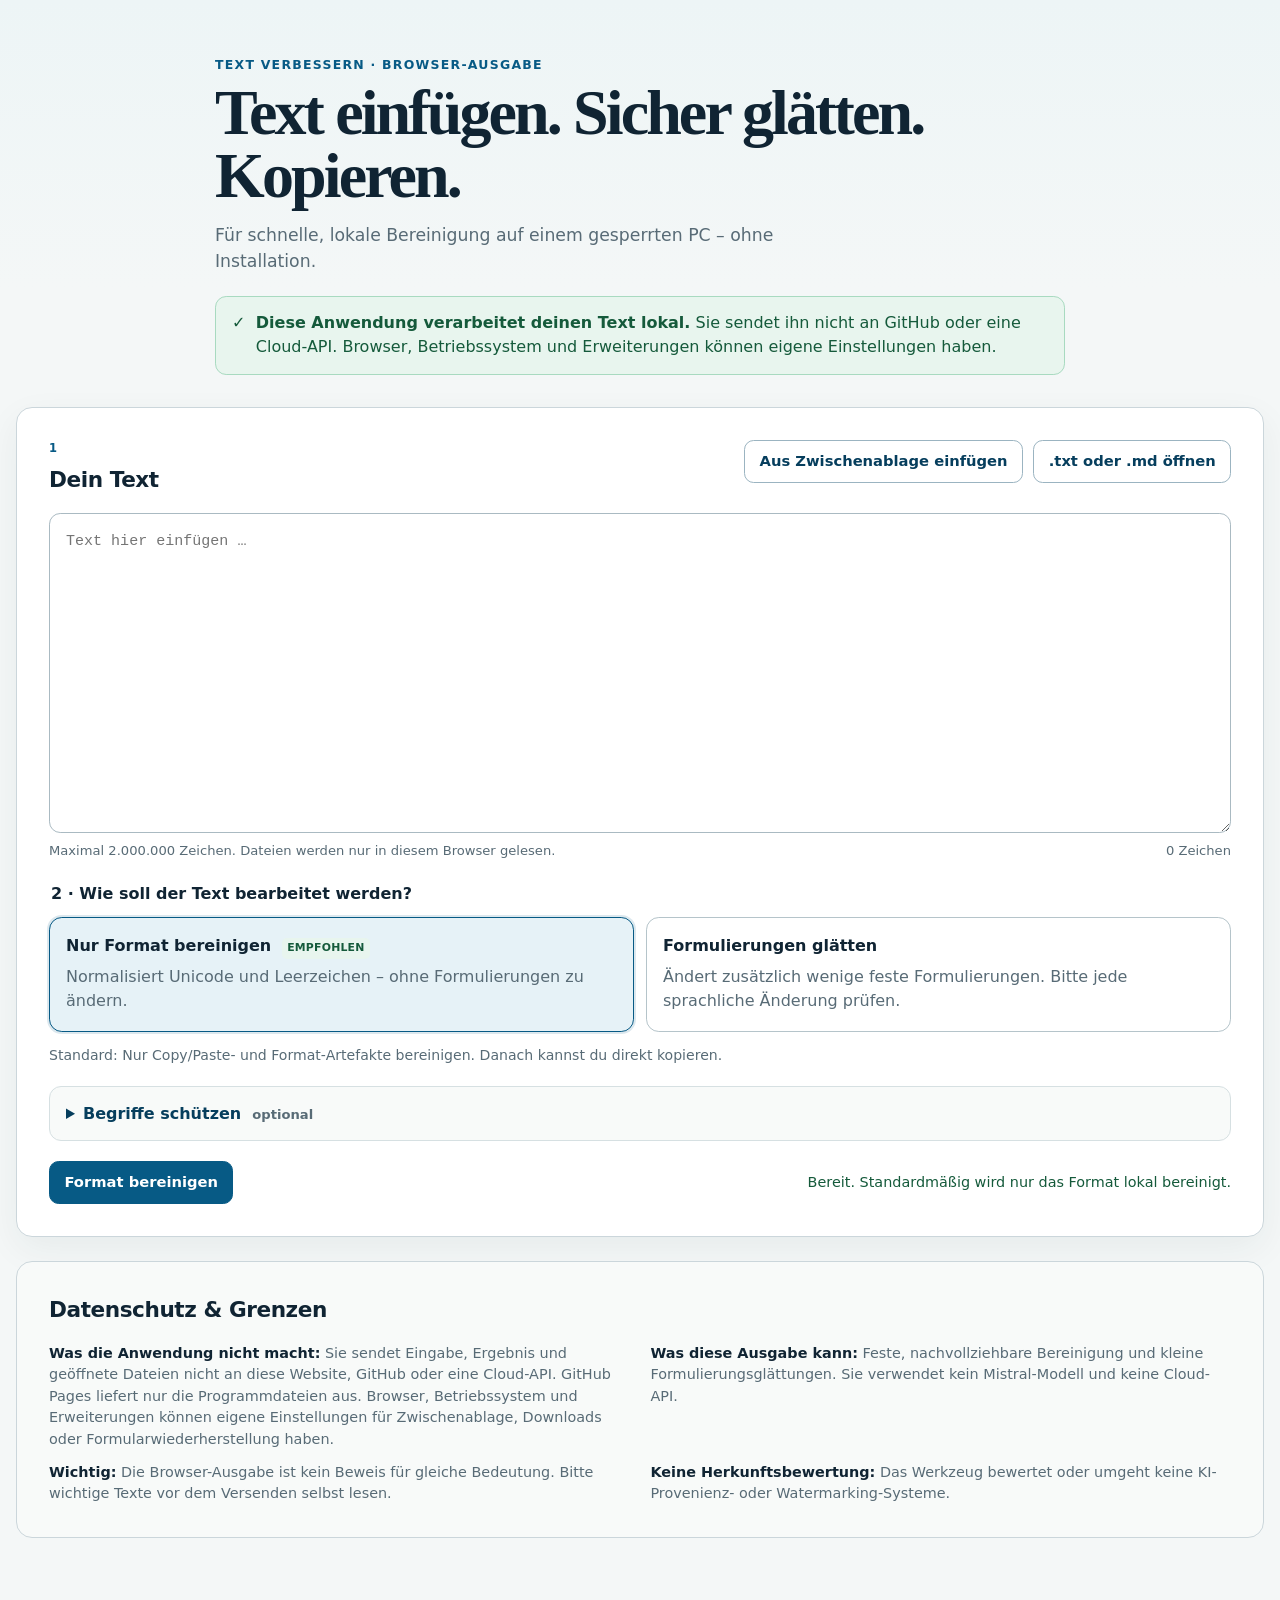
<file: web/index.html>
<!doctype html>
<html lang="de">
  <head>
    <meta charset="utf-8">
    <meta name="viewport" content="width=device-width, initial-scale=1">
    <meta name="theme-color" content="#12324a">
    <meta name="referrer" content="no-referrer">
    <meta http-equiv="Permissions-Policy" content="camera=(), microphone=(), geolocation=(), payment=(), usb=()">
    <meta http-equiv="Content-Security-Policy" content="default-src 'self'; script-src 'self'; style-src 'self'; img-src 'self' data:; font-src 'self'; connect-src 'none'; worker-src 'none'; object-src 'none'; base-uri 'none'; form-action 'none'">
    <title>Text verbessern – Browser-Ausgabe</title>
    <link rel="stylesheet" href="./styles.css">
    <script type="module" src="./app.js"></script>
  </head>
  <body>
    <main class="page-shell">
      <header class="hero">
        <p class="eyebrow">TEXT VERBESSERN · BROWSER-AUSGABE</p>
        <h1>Text einfügen. Sicher glätten. Kopieren.</h1>
        <p class="hero-copy">Für schnelle, lokale Bereinigung auf einem gesperrten PC – ohne Installation.</p>
        <div class="privacy-banner" role="status">
          <span aria-hidden="true">✓</span>
          <span><strong>Diese Anwendung verarbeitet deinen Text lokal.</strong> Sie sendet ihn nicht an GitHub oder eine Cloud-API. Browser, Betriebssystem und Erweiterungen können eigene Einstellungen haben.</span>
        </div>
      </header>

      <noscript>
        <p class="error-message">Diese lokale Ausgabe benötigt JavaScript. Bitte JavaScript für diese Datei aktivieren oder die Desktop-Ausgabe verwenden.</p>
      </noscript>

      <section class="workspace" aria-labelledby="input-heading">
        <div class="section-heading">
          <div>
            <p class="step">1</p>
            <h2 id="input-heading">Dein Text</h2>
          </div>
          <div class="header-actions">
            <button class="button button-secondary" id="paste-button" type="button">Aus Zwischenablage einfügen</button>
            <button class="button button-secondary" id="file-button" type="button" aria-describedby="input-help">.txt oder .md öffnen</button>
            <input class="visually-hidden" id="file-input" type="file" accept=".txt,.md,text/plain,text/markdown">
          </div>
        </div>

        <label class="visually-hidden" for="source-text">Text zum Verbessern</label>
        <textarea id="source-text" class="text-field input-field" placeholder="Text hier einfügen …" spellcheck="false" autocomplete="off" aria-describedby="input-help character-count"></textarea>
        <div class="input-footer">
          <p id="input-help">Maximal 2.000.000 Zeichen. Dateien werden nur in diesem Browser gelesen.</p>
          <p id="character-count" aria-live="polite">0 Zeichen</p>
        </div>

        <fieldset class="mode-picker">
          <legend>2 · Wie soll der Text bearbeitet werden?</legend>
          <div class="mode-grid">
            <label class="mode-option">
              <input type="radio" name="mode" value="safe" checked>
              <span class="mode-card">
                <strong>Nur Format bereinigen <span class="recommended">Empfohlen</span></strong>
                <span>Normalisiert Unicode und Leerzeichen – ohne Formulierungen zu ändern.</span>
              </span>
            </label>
            <label class="mode-option">
              <input type="radio" name="mode" value="fast">
              <span class="mode-card">
                <strong>Formulierungen glätten</strong>
                <span>Ändert zusätzlich wenige feste Formulierungen. Bitte jede sprachliche Änderung prüfen.</span>
              </span>
            </label>
          </div>
          <p class="mode-help" id="mode-help">Standard: Nur Copy/Paste- und Format-Artefakte bereinigen. Danach kannst du direkt kopieren.</p>
        </fieldset>

        <details class="protect-details">
          <summary>Begriffe schützen <span>optional</span></summary>
          <p>Ein exakter Begriff pro Zeile, z.&nbsp;B. ein Projekt- oder Produktname. Fehlt ein Begriff im Ausgangstext, wird nichts verändert.</p>
          <label class="visually-hidden" for="protected-terms">Geschützte Begriffe</label>
          <textarea id="protected-terms" class="protect-input" rows="4" placeholder="Project Aurora&#10;Kontenabstimmung" spellcheck="false" autocomplete="off"></textarea>
        </details>

        <div class="primary-row">
          <button class="button button-primary" id="transform-button" type="button">Format bereinigen</button>
          <p class="status state-ready" id="status-message" role="status" aria-live="polite">Bereit. Standardmäßig wird nur das Format lokal bereinigt.</p>
        </div>
        <p class="error-message" id="error-message" role="alert" hidden></p>
      </section>

      <section class="result-section" id="result-section" aria-labelledby="result-heading" hidden>
        <div class="section-heading result-heading">
          <div>
            <p class="step">3</p>
            <h2 id="result-heading" tabindex="-1">Fertiger Text</h2>
          </div>
          <div class="header-actions">
            <button class="button button-secondary" id="copy-button" type="button" disabled>Ergebnis kopieren</button>
            <button class="button button-secondary" id="save-button" type="button">.txt speichern</button>
            <button class="button button-quiet" id="clear-button" type="button">Leeren</button>
          </div>
        </div>

        <div class="review-confirmation" id="review-confirmation" hidden>
          <input id="review-checkbox" type="checkbox" autocomplete="off">
          <label for="review-checkbox">Ich habe die sprachlichen Änderungen geprüft und gebe das Ergebnis zum Kopieren frei.</label>
        </div>

        <div class="comparison-grid">
          <article class="text-panel original-panel">
            <div class="panel-label"><span>Original</span><span id="before-stats"></span></div>
            <label class="visually-hidden" id="original-preview-label" for="original-preview">Originaltext</label>
            <textarea id="original-preview" class="text-field result-field" aria-labelledby="original-preview-label" readonly spellcheck="false"></textarea>
          </article>
          <article class="text-panel finished-panel">
            <div class="panel-label"><span>Bereinigte Fassung</span><span id="after-stats"></span></div>
            <label class="visually-hidden" id="result-text-label" for="result-text">Bereinigte Fassung</label>
            <textarea id="result-text" class="text-field result-field" aria-labelledby="result-text-label" readonly spellcheck="false"></textarea>
          </article>
        </div>

        <details class="review-details" id="review-details">
          <summary>Änderungen und lokale Prüfung ansehen</summary>
          <div class="review-grid">
            <section>
              <h3>Änderungen</h3>
              <ul class="detail-list" id="change-list"></ul>
            </section>
            <section>
              <h3>Ungewöhnliche Zeichen</h3>
              <div id="character-findings" class="finding-list"></div>
            </section>
          </div>
          <div class="audit-row">
            <p>Die Prüfbericht-Zusammenfassung enthält nur Hashes, Statistiken und Änderungen – keinen eingegebenen oder fertigen Text. Hashwerte vertraulicher Texte bitte nicht weitergeben.</p>
            <button class="button button-secondary" id="audit-button" type="button">Prüfbericht speichern</button>
          </div>
        </details>
      </section>

      <section class="limits" id="privacy" aria-labelledby="limits-heading">
        <h2 id="limits-heading">Datenschutz &amp; Grenzen</h2>
        <div class="limits-grid">
          <p><strong>Was die Anwendung nicht macht:</strong> Sie sendet Eingabe, Ergebnis und geöffnete Dateien nicht an diese Website, GitHub oder eine Cloud-API. GitHub Pages liefert nur die Programmdateien aus. Browser, Betriebssystem und Erweiterungen können eigene Einstellungen für Zwischenablage, Downloads oder Formularwiederherstellung haben.</p>
          <p><strong>Was diese Ausgabe kann:</strong> Feste, nachvollziehbare Bereinigung und kleine Formulierungsglättungen. Sie verwendet kein Mistral-Modell und keine Cloud-API.</p>
          <p><strong>Wichtig:</strong> Die Browser-Ausgabe ist kein Beweis für gleiche Bedeutung. Bitte wichtige Texte vor dem Versenden selbst lesen.</p>
          <p><strong>Keine Herkunftsbewertung:</strong> Das Werkzeug bewertet oder umgeht keine KI-Provenienz- oder Watermarking-Systeme.</p>
        </div>
      </section>
    </main>
  </body>
</html>
</file>
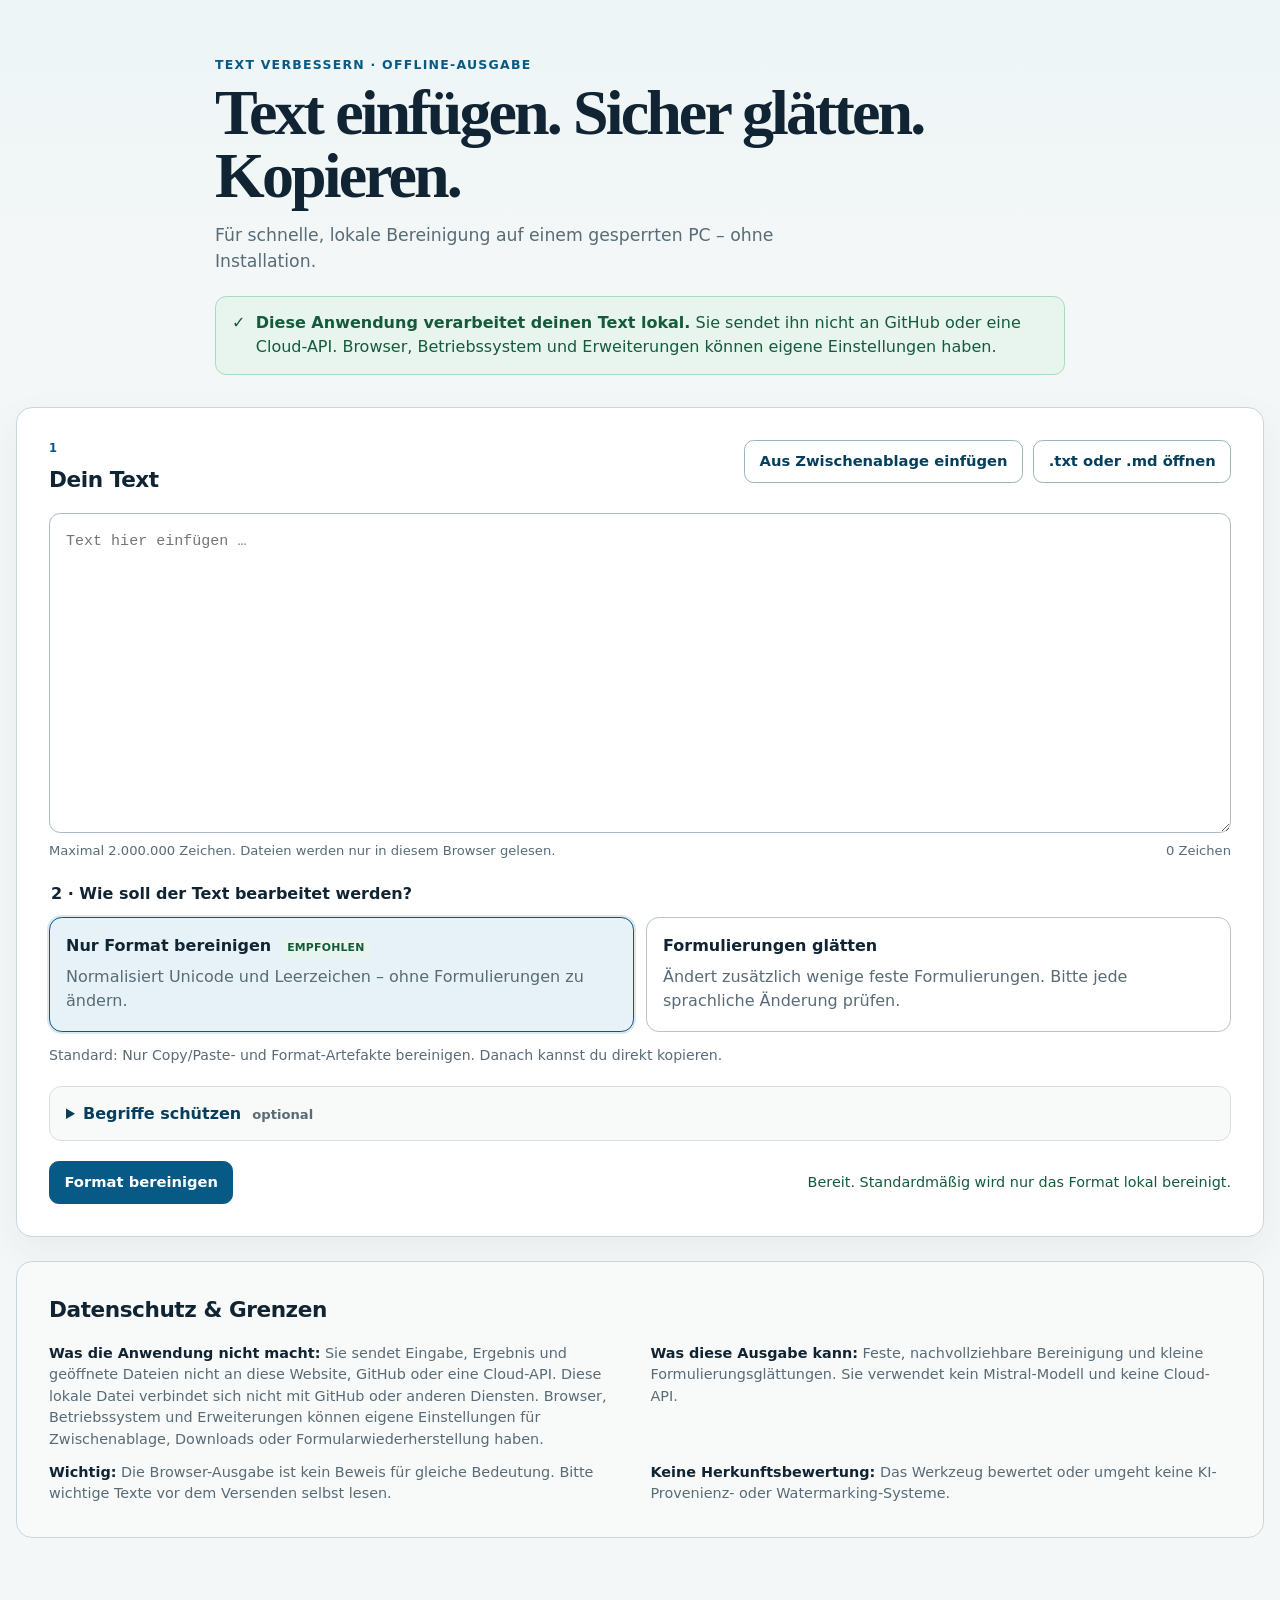
<file: web/TextVerbessern-Browser.html>
<!doctype html>
<html lang="de">
  <head>
    <meta charset="utf-8">
    <meta name="viewport" content="width=device-width, initial-scale=1">
    <meta name="theme-color" content="#12324a">
    <meta name="referrer" content="no-referrer">
    <meta http-equiv="Permissions-Policy" content="camera=(), microphone=(), geolocation=(), payment=(), usb=()">
    <meta http-equiv="Content-Security-Policy" content="default-src 'self'; script-src 'self' 'unsafe-inline'; style-src 'self' 'unsafe-inline'; img-src 'self' data:; font-src 'self'; connect-src 'none'; worker-src 'none'; object-src 'none'; base-uri 'none'; form-action 'none'">
    <title>Text verbessern – Offline-Ausgabe</title>
    <style>
:root {
  color-scheme: light;
  --ink: #102433;
  --muted: #586b76;
  --line: #cbd6db;
  --paper: #ffffff;
  --canvas: #f4f7f7;
  --blue: #075a85;
  --blue-dark: #063e5d;
  --blue-soft: #e6f2f7;
  --mint: #e8f5ee;
  --mint-ink: #155a3b;
  --warn: #8c4700;
  --warn-bg: #fff1dd;
  --focus: #e07a15;
  font-family: Inter, ui-sans-serif, system-ui, -apple-system, BlinkMacSystemFont, "Segoe UI", sans-serif;
}

* { box-sizing: border-box; }

html { background: var(--canvas); }

body {
  margin: 0;
  color: var(--ink);
  background: linear-gradient(180deg, #edf5f6 0, var(--canvas) 18rem);
  line-height: 1.5;
}

button, textarea, input { font: inherit; }

button { cursor: pointer; }

button:focus-visible, textarea:focus-visible, input:focus-visible, summary:focus-visible {
  outline: 3px solid var(--focus);
  outline-offset: 3px;
}

.page-shell {
  width: min(100% - 2rem, 1280px);
  margin: 0 auto;
  padding: 3.5rem 0 5rem;
}

.hero { max-width: 850px; margin: 0 auto 2rem; }

.eyebrow, .step {
  margin: 0 0 .45rem;
  color: var(--blue);
  font-size: .78rem;
  font-weight: 800;
  letter-spacing: .1em;
}

.step { font-size: .72rem; }

h1, h2, h3, p { overflow-wrap: anywhere; }

h1 {
  max-width: 760px;
  margin: 0;
  font-family: Georgia, "Times New Roman", serif;
  font-size: clamp(2.2rem, 5vw, 4.25rem);
  letter-spacing: -.045em;
  line-height: .98;
}

h2 { margin: 0; font-size: 1.35rem; letter-spacing: -.02em; }
h3 { margin: 0 0 .6rem; font-size: 1rem; }

.hero-copy { max-width: 590px; margin: 1rem 0 1.3rem; color: var(--muted); font-size: 1.08rem; }

.privacy-banner {
  display: flex;
  gap: .65rem;
  align-items: flex-start;
  padding: .9rem 1rem;
  color: var(--mint-ink);
  background: var(--mint);
  border: 1px solid #a8dac0;
  border-radius: .7rem;
}

.privacy-banner > span:first-child { font-weight: 900; }

.workspace, .result-section, .limits {
  padding: clamp(1.15rem, 3vw, 2rem);
  background: var(--paper);
  border: 1px solid var(--line);
  border-radius: 1rem;
  box-shadow: 0 12px 36px rgb(21 43 55 / 6%);
}

.workspace, .result-section { margin-bottom: 1.25rem; }

.section-heading {
  display: flex;
  gap: 1rem;
  align-items: flex-start;
  justify-content: space-between;
  margin-bottom: 1rem;
}

.header-actions, .primary-row, .audit-row {
  display: flex;
  gap: .65rem;
  align-items: center;
  flex-wrap: wrap;
}

.button {
  display: inline-flex;
  min-height: 2.7rem;
  align-items: center;
  justify-content: center;
  padding: .65rem .9rem;
  border: 1px solid transparent;
  border-radius: .6rem;
  font-size: .92rem;
  font-weight: 700;
  line-height: 1.1;
  text-decoration: none;
  transition: background-color .15s ease, border-color .15s ease, transform .15s ease;
}

.button:hover { transform: translateY(-1px); }
.button:disabled { cursor: not-allowed; opacity: .55; transform: none; }

.button-primary { color: #fff; background: var(--blue); border-color: var(--blue); }
.button-primary:hover { background: var(--blue-dark); }
.button-secondary { color: var(--blue-dark); background: #fff; border-color: #9bb4c1; }
.button-secondary:hover { background: var(--blue-soft); }
.button-quiet { color: var(--muted); background: transparent; border-color: transparent; }
.button-quiet:hover { color: var(--ink); background: #eef2f3; }

.text-field {
  display: block;
  width: 100%;
  resize: vertical;
  color: var(--ink);
  background: #fff;
  border: 1px solid #aabac2;
  border-radius: .7rem;
  font-family: ui-monospace, SFMono-Regular, Consolas, "Liberation Mono", monospace;
  font-size: .94rem;
  line-height: 1.55;
}

.input-field { min-height: 20rem; padding: 1rem; }
.result-field { min-height: 22rem; padding: .9rem; }
.result-field[readonly] { background: #fbfcfc; }

.input-footer {
  display: flex;
  justify-content: space-between;
  gap: 1rem;
  margin: .55rem 0 1.3rem;
  color: var(--muted);
  font-size: .82rem;
}

.input-footer p { margin: 0; }

.mode-picker {
  margin: 0;
  padding: 0;
  border: 0;
}

.mode-picker legend { margin-bottom: .7rem; font-weight: 800; }

.mode-grid { display: grid; grid-template-columns: repeat(2, minmax(0, 1fr)); gap: .75rem; }
.mode-option input { position: absolute; opacity: 0; pointer-events: none; }

.mode-card {
  display: grid;
  gap: .25rem;
  min-height: 7.2rem;
  padding: 1rem;
  color: var(--muted);
  background: #fff;
  border: 1px solid #b5c4ca;
  border-radius: .8rem;
  transition: border-color .15s ease, background-color .15s ease, box-shadow .15s ease;
}

.mode-card strong { color: var(--ink); }
.mode-option input:checked + .mode-card { background: var(--blue-soft); border-color: var(--blue); box-shadow: 0 0 0 2px rgb(7 90 133 / 14%); }
.mode-option input:focus-visible + .mode-card { outline: 3px solid var(--focus); outline-offset: 3px; }

.recommended {
  display: inline-block;
  margin-left: .3rem;
  padding: .15rem .35rem;
  color: var(--mint-ink);
  background: var(--mint);
  border-radius: .3rem;
  font-size: .68rem;
  letter-spacing: .02em;
  text-transform: uppercase;
}

.mode-help {
  margin: .8rem 0 0;
  color: var(--muted);
  font-size: .88rem;
}

.protect-details, .review-details {
  margin-top: 1.25rem;
  padding: .9rem 1rem;
  background: #f8faf9;
  border: 1px solid #d6e0e2;
  border-radius: .75rem;
}

summary { cursor: pointer; color: var(--blue-dark); font-weight: 800; }
summary span { margin-left: .35rem; color: var(--muted); font-size: .82rem; font-weight: 600; }

.protect-details p { margin: .75rem 0; color: var(--muted); font-size: .9rem; }
.protect-input { width: 100%; padding: .7rem; border: 1px solid #aabac2; border-radius: .55rem; resize: vertical; }

.primary-row { justify-content: space-between; margin-top: 1.25rem; }
.status { margin: 0; color: var(--muted); font-size: .9rem; }
.state-ready { color: var(--mint-ink); }
.state-working { color: var(--blue-dark); }
.state-error { color: #a53a00; }
.error-message { margin: .85rem 0 0; padding: .75rem .85rem; color: #7a3200; background: var(--warn-bg); border: 1px solid #e7b170; border-radius: .6rem; }

.comparison-grid { display: grid; grid-template-columns: repeat(2, minmax(0, 1fr)); gap: 1rem; }
.text-panel { min-width: 0; }
.panel-label { display: flex; justify-content: space-between; gap: .7rem; margin-bottom: .45rem; font-size: .85rem; font-weight: 800; }
.panel-label span:last-child { color: var(--muted); font-weight: 500; }
.finished-panel .panel-label span:first-child { color: var(--mint-ink); }

.review-confirmation {
  display: flex;
  gap: .65rem;
  align-items: flex-start;
  margin: 0 0 1rem;
  padding: .8rem .9rem;
  color: var(--blue-dark);
  background: var(--blue-soft);
  border: 1px solid #9bb4c1;
  border-radius: .65rem;
  font-size: .9rem;
  font-weight: 700;
}

.review-confirmation input { margin-top: .2rem; flex: 0 0 auto; }

.review-grid { display: grid; grid-template-columns: minmax(0, 1fr) minmax(0, 1.4fr); gap: 1.5rem; padding-top: 1rem; }
.detail-list, .finding-list { margin: 0; padding: 0; list-style: none; }
.detail-list li, .finding-item { margin-bottom: .55rem; padding: .65rem .7rem; background: #fff; border: 1px solid #dce5e7; border-radius: .5rem; font-size: .87rem; }
.finding-item strong { color: var(--blue-dark); }
.finding-item span { display: block; margin-top: .15rem; color: var(--muted); font-size: .8rem; }
.empty-note { margin: 0; color: var(--muted); font-size: .9rem; }

.audit-row { justify-content: space-between; margin-top: 1rem; padding-top: 1rem; border-top: 1px solid #d6e0e2; }
.audit-row p { max-width: 670px; margin: 0; color: var(--muted); font-size: .84rem; }

.limits { margin-top: 1.5rem; background: #f8faf9; box-shadow: none; }
.limits h2 { margin-bottom: 1rem; }
.limits-grid { display: grid; grid-template-columns: repeat(2, minmax(0, 1fr)); gap: .7rem 1.3rem; }
.limits-grid p { margin: 0; color: var(--muted); font-size: .9rem; }
.limits-grid strong { color: var(--ink); }

.visually-hidden {
  position: absolute;
  width: 1px;
  height: 1px;
  padding: 0;
  margin: -1px;
  overflow: hidden;
  clip: rect(0, 0, 0, 0);
  white-space: nowrap;
  border: 0;
}

@media (max-width: 760px) {
  .page-shell { width: min(100% - 1rem, 1280px); padding-top: 1.4rem; }
  .section-heading, .primary-row, .audit-row { align-items: stretch; flex-direction: column; }
  .header-actions { width: 100%; }
  .header-actions .button { flex: 1 1 12rem; }
  .mode-grid, .comparison-grid, .review-grid, .limits-grid { grid-template-columns: 1fr; }
  .input-field { min-height: 17rem; }
  .result-field { min-height: 16rem; }
}

@media (prefers-reduced-motion: reduce) {
  *, *::before, *::after { transition-duration: .01ms !important; scroll-behavior: auto !important; }
}
    </style>
  </head>
  <body>
    <main class="page-shell">
      <header class="hero">
        <p class="eyebrow">TEXT VERBESSERN · OFFLINE-AUSGABE</p>
        <h1>Text einfügen. Sicher glätten. Kopieren.</h1>
        <p class="hero-copy">Für schnelle, lokale Bereinigung auf einem gesperrten PC – ohne Installation.</p>
        <div class="privacy-banner" role="status">
          <span aria-hidden="true">✓</span>
          <span><strong>Diese Anwendung verarbeitet deinen Text lokal.</strong> Sie sendet ihn nicht an GitHub oder eine Cloud-API. Browser, Betriebssystem und Erweiterungen können eigene Einstellungen haben.</span>
        </div>
      </header>

      <noscript>
        <p class="error-message">Diese lokale Ausgabe benötigt JavaScript. Bitte JavaScript für diese Datei aktivieren oder die Desktop-Ausgabe verwenden.</p>
      </noscript>

      <section class="workspace" aria-labelledby="input-heading">
        <div class="section-heading">
          <div>
            <p class="step">1</p>
            <h2 id="input-heading">Dein Text</h2>
          </div>
          <div class="header-actions">
            <button class="button button-secondary" id="paste-button" type="button">Aus Zwischenablage einfügen</button>
            <button class="button button-secondary" id="file-button" type="button" aria-describedby="input-help">.txt oder .md öffnen</button>
            <input class="visually-hidden" id="file-input" type="file" accept=".txt,.md,text/plain,text/markdown">
          </div>
        </div>

        <label class="visually-hidden" for="source-text">Text zum Verbessern</label>
        <textarea id="source-text" class="text-field input-field" placeholder="Text hier einfügen …" spellcheck="false" autocomplete="off" aria-describedby="input-help character-count"></textarea>
        <div class="input-footer">
          <p id="input-help">Maximal 2.000.000 Zeichen. Dateien werden nur in diesem Browser gelesen.</p>
          <p id="character-count" aria-live="polite">0 Zeichen</p>
        </div>

        <fieldset class="mode-picker">
          <legend>2 · Wie soll der Text bearbeitet werden?</legend>
          <div class="mode-grid">
            <label class="mode-option">
              <input type="radio" name="mode" value="safe" checked>
              <span class="mode-card">
                <strong>Nur Format bereinigen <span class="recommended">Empfohlen</span></strong>
                <span>Normalisiert Unicode und Leerzeichen – ohne Formulierungen zu ändern.</span>
              </span>
            </label>
            <label class="mode-option">
              <input type="radio" name="mode" value="fast">
              <span class="mode-card">
                <strong>Formulierungen glätten</strong>
                <span>Ändert zusätzlich wenige feste Formulierungen. Bitte jede sprachliche Änderung prüfen.</span>
              </span>
            </label>
          </div>
          <p class="mode-help" id="mode-help">Standard: Nur Copy/Paste- und Format-Artefakte bereinigen. Danach kannst du direkt kopieren.</p>
        </fieldset>

        <details class="protect-details">
          <summary>Begriffe schützen <span>optional</span></summary>
          <p>Ein exakter Begriff pro Zeile, z.&nbsp;B. ein Projekt- oder Produktname. Fehlt ein Begriff im Ausgangstext, wird nichts verändert.</p>
          <label class="visually-hidden" for="protected-terms">Geschützte Begriffe</label>
          <textarea id="protected-terms" class="protect-input" rows="4" placeholder="Project Aurora&#10;Kontenabstimmung" spellcheck="false" autocomplete="off"></textarea>
        </details>

        <div class="primary-row">
          <button class="button button-primary" id="transform-button" type="button">Format bereinigen</button>
          <p class="status state-ready" id="status-message" role="status" aria-live="polite">Bereit. Standardmäßig wird nur das Format lokal bereinigt.</p>
        </div>
        <p class="error-message" id="error-message" role="alert" hidden></p>
      </section>

      <section class="result-section" id="result-section" aria-labelledby="result-heading" hidden>
        <div class="section-heading result-heading">
          <div>
            <p class="step">3</p>
            <h2 id="result-heading" tabindex="-1">Fertiger Text</h2>
          </div>
          <div class="header-actions">
            <button class="button button-secondary" id="copy-button" type="button" disabled>Ergebnis kopieren</button>
            <button class="button button-secondary" id="save-button" type="button">.txt speichern</button>
            <button class="button button-quiet" id="clear-button" type="button">Leeren</button>
          </div>
        </div>

        <div class="review-confirmation" id="review-confirmation" hidden>
          <input id="review-checkbox" type="checkbox" autocomplete="off">
          <label for="review-checkbox">Ich habe die sprachlichen Änderungen geprüft und gebe das Ergebnis zum Kopieren frei.</label>
        </div>

        <div class="comparison-grid">
          <article class="text-panel original-panel">
            <div class="panel-label"><span>Original</span><span id="before-stats"></span></div>
            <label class="visually-hidden" id="original-preview-label" for="original-preview">Originaltext</label>
            <textarea id="original-preview" class="text-field result-field" aria-labelledby="original-preview-label" readonly spellcheck="false"></textarea>
          </article>
          <article class="text-panel finished-panel">
            <div class="panel-label"><span>Bereinigte Fassung</span><span id="after-stats"></span></div>
            <label class="visually-hidden" id="result-text-label" for="result-text">Bereinigte Fassung</label>
            <textarea id="result-text" class="text-field result-field" aria-labelledby="result-text-label" readonly spellcheck="false"></textarea>
          </article>
        </div>

        <details class="review-details" id="review-details">
          <summary>Änderungen und lokale Prüfung ansehen</summary>
          <div class="review-grid">
            <section>
              <h3>Änderungen</h3>
              <ul class="detail-list" id="change-list"></ul>
            </section>
            <section>
              <h3>Ungewöhnliche Zeichen</h3>
              <div id="character-findings" class="finding-list"></div>
            </section>
          </div>
          <div class="audit-row">
            <p>Die Prüfbericht-Zusammenfassung enthält nur Hashes, Statistiken und Änderungen – keinen eingegebenen oder fertigen Text. Hashwerte vertraulicher Texte bitte nicht weitergeben.</p>
            <button class="button button-secondary" id="audit-button" type="button">Prüfbericht speichern</button>
          </div>
        </details>
      </section>

      <section class="limits" id="privacy" aria-labelledby="limits-heading">
        <h2 id="limits-heading">Datenschutz &amp; Grenzen</h2>
        <div class="limits-grid">
          <p><strong>Was die Anwendung nicht macht:</strong> Sie sendet Eingabe, Ergebnis und geöffnete Dateien nicht an diese Website, GitHub oder eine Cloud-API. Diese lokale Datei verbindet sich nicht mit GitHub oder anderen Diensten. Browser, Betriebssystem und Erweiterungen können eigene Einstellungen für Zwischenablage, Downloads oder Formularwiederherstellung haben.</p>
          <p><strong>Was diese Ausgabe kann:</strong> Feste, nachvollziehbare Bereinigung und kleine Formulierungsglättungen. Sie verwendet kein Mistral-Modell und keine Cloud-API.</p>
          <p><strong>Wichtig:</strong> Die Browser-Ausgabe ist kein Beweis für gleiche Bedeutung. Bitte wichtige Texte vor dem Versenden selbst lesen.</p>
          <p><strong>Keine Herkunftsbewertung:</strong> Das Werkzeug bewertet oder umgeht keine KI-Provenienz- oder Watermarking-Systeme.</p>
        </div>
      </section>
    </main>
  <script>
// Generated by scripts/build_browser_standalone.py; do not edit by hand.
/**
 * Browser-only text processing for the GitHub Pages edition.
 *
 * This module deliberately contains no network or persistent-storage code.
 * It is a small deterministic companion to the desktop application, not a
 * browser wrapper around a language model.
 */

const BROWSER_EDITION_VERSION = "1.3.0";
const MAX_INPUT_CHARACTERS = 2_000_000;
const MAX_PROTECTED_TERMS = 50;
const MAX_PROTECTED_TERM_LENGTH = 100;
const MAX_PROTECTED_TERM_MATCHES = 2_000;
const MAX_INPUT_FILE_BYTES = MAX_INPUT_CHARACTERS * 4 + 4;
const MODE_FAST = "fast";
const MODE_SAFE = "safe";

const MAX_REPORTED_POSITIONS = 1_000;

const CHARACTER_DETAILS = new Map([
  ["\u200B", { category: "Cf", kind: "zero_width", name: "ZERO WIDTH SPACE" }],
  ["\u200C", { category: "Cf", kind: "zero_width", name: "ZERO WIDTH NON-JOINER" }],
  ["\u200D", { category: "Cf", kind: "zero_width", name: "ZERO WIDTH JOINER" }],
  ["\uFEFF", { category: "Cf", kind: "BOM", name: "ZERO WIDTH NO-BREAK SPACE" }],
  ["\u00AD", { category: "Cf", kind: "soft_hyphen", name: "SOFT HYPHEN" }],
  ["\u00A0", { category: "Zs", kind: "non_breaking_space", name: "NO-BREAK SPACE" }],
  ["\u202F", { category: "Zs", kind: "non_breaking_space", name: "NARROW NO-BREAK SPACE" }],
  ["\u2060", { category: "Cf", kind: "unknown_format_character", name: "WORD JOINER" }],
  ["\u2066", { category: "Cf", kind: "unknown_format_character", name: "LEFT-TO-RIGHT ISOLATE" }],
  ["\u2067", { category: "Cf", kind: "unknown_format_character", name: "RIGHT-TO-LEFT ISOLATE" }],
  ["\u2068", { category: "Cf", kind: "unknown_format_character", name: "FIRST STRONG ISOLATE" }],
  ["\u2069", { category: "Cf", kind: "unknown_format_character", name: "POP DIRECTIONAL ISOLATE" }],
  ["\u200E", { category: "Cf", kind: "unknown_format_character", name: "LEFT-TO-RIGHT MARK" }],
  ["\u200F", { category: "Cf", kind: "unknown_format_character", name: "RIGHT-TO-LEFT MARK" }],
]);

const FORMAT_CODE_POINT_RANGES = [
  [0x200b, 0x200f],
  [0x202a, 0x202e],
  [0x2060, 0x2064],
  [0x2066, 0x2069],
  [0xfeff, 0xfeff],
];

const UNUSUAL_WHITESPACE_CODE_POINTS = new Set([
  0x1680,
  0x2000,
  0x2001,
  0x2002,
  0x2003,
  0x2004,
  0x2005,
  0x2006,
  0x2007,
  0x2008,
  0x2009,
  0x200a,
  0x205f,
  0x3000,
]);

const PROTECTED_TERM_CHARACTER = /[\u0000-\u001F\u007F-\u009F\u00AD\u200B-\u200F\u202A-\u202E\u2060\u2066-\u2069\uFEFF]/u;
const FORMAT_CHARACTER = /^\p{Cf}$/u;

const PROTECTED_PROSE = /(^---\r?\n[\s\S]*?\r?\n---(?=\r?\n|$)|(?:```|~~~)[\s\S]*?(?:```|~~~)|^(?: {4}|\t).*$|^>.*$|``[^\n]*?``|`[^`\n]+`|<!--[\s\S]*?-->|<[cC][oO][dD][eE]\b[^>]*>[\s\S]*?<\/[cC][oO][dD][eE]\s*>|<[pP][rR][eE]\b[^>]*>[\s\S]*?<\/[pP][rR][eE]\s*>|<https?:\/\/[^>\n]+>|\]\([^\)\n]+\)|"[^"\n]+"|„[^“\n]+“|“[^”\n]+”|»[^«\n]+«|«[^»\n]+»|‘[^’\n]+’)/gm;

const FAST_REPLACEMENTS = [
  { label: "We would like to better understand", pattern: /\bWe would like to better understand\b/g, replacement: "We would appreciate clarification on" },
  { label: "we would like to better understand", pattern: /\bwe would like to better understand\b/g, replacement: "we would appreciate clarification on" },
  { label: "You mentioned that", pattern: /\bYou mentioned that\b/g, replacement: "You noted that" },
  { label: "Could you please clarify", pattern: /\bCould you please clarify:\s*(?=\n|$)/g, replacement: "Could you please clarify the following:" },
  { label: "In order to", pattern: /\bIn order to\b/g, replacement: "To" },
  { label: "Due to the fact that", pattern: /\bDue to the fact that\b/g, replacement: "Because" },
  { label: "due to the fact that", pattern: /\bdue to the fact that\b/g, replacement: "because" },
  { label: "At this point in time", pattern: /\bAt this point in time\b/g, replacement: "Currently" },
  { label: "Please do not hesitate to", pattern: /\bPlease do not hesitate to\b/g, replacement: "Please" },
  { label: "Wir möchten gerne", pattern: /\bWir möchten gerne\b/g, replacement: "Wir möchten" },
  { label: "Es ist wichtig zu beachten, dass", pattern: /\bEs ist wichtig zu beachten, dass\b/g, replacement: "Zu beachten ist, dass" },
  { label: "Zum jetzigen Zeitpunkt", pattern: /\bZum jetzigen Zeitpunkt\b/g, replacement: "Derzeit" },
  { label: "zum jetzigen Zeitpunkt", pattern: /\bzum jetzigen Zeitpunkt\b/g, replacement: "derzeit" },
  { label: "Aufgrund der Tatsache, dass", pattern: /\bAufgrund der Tatsache, dass\b/g, replacement: "Weil" },
  { label: "aufgrund der Tatsache, dass", pattern: /\baufgrund der Tatsache, dass\b/g, replacement: "weil" },
];

function codePointLabel(character) {
  return `U+${character.codePointAt(0).toString(16).toUpperCase().padStart(4, "0")}`;
}

function isFormatCharacter(codePoint) {
  return FORMAT_CODE_POINT_RANGES.some(([start, end]) => codePoint >= start && codePoint <= end);
}

function characterDetail(character) {
  const known = CHARACTER_DETAILS.get(character);
  if (known) {
    return known;
  }
  const codePoint = character.codePointAt(0);
  if (isFormatCharacter(codePoint)) {
    return { category: "Cf", kind: "unknown_format_character", name: "FORMAT CHARACTER" };
  }
  if (FORMAT_CHARACTER.test(character)) {
    return { category: "Cf", kind: "unknown_format_character", name: "FORMAT CHARACTER" };
  }
  if (UNUSUAL_WHITESPACE_CODE_POINTS.has(codePoint)) {
    return { category: "Zs", kind: "unusual_whitespace", name: "UNUSUAL SPACE" };
  }
  if ((codePoint <= 0x1f && ![0x09, 0x0a, 0x0d].includes(codePoint)) || (codePoint >= 0x7f && codePoint <= 0x9f)) {
    return { category: "Cc", kind: "control_character", name: "CONTROL CHARACTER" };
  }
  return null;
}

function countCodePoints(text) {
  return Array.from(text).length;
}

/** Decode local UTF-8/UTF-16 text files without silently guessing an encoding. */
function decodeTextFileBytes(bytes) {
  if (!(bytes instanceof Uint8Array)) {
    throw new TypeError("Dateiinhalte muessen als Uint8Array vorliegen.");
  }
  let encoding = "utf-8";
  let content = bytes;
  let prefix = "";
  if (bytes.length >= 3 && bytes[0] === 0xef && bytes[1] === 0xbb && bytes[2] === 0xbf) {
    content = bytes.slice(3);
    prefix = "\uFEFF";
  } else if (bytes.length >= 2 && bytes[0] === 0xff && bytes[1] === 0xfe) {
    encoding = "utf-16le";
    content = bytes.slice(2);
    prefix = "\uFEFF";
  } else if (bytes.length >= 2 && bytes[0] === 0xfe && bytes[1] === 0xff) {
    encoding = "utf-16be";
    content = bytes.slice(2);
    prefix = "\uFEFF";
  }
  try {
    return prefix + new TextDecoder(encoding, { fatal: true }).decode(content);
  } catch {
    throw new Error("Datei ist nicht als UTF-8 oder UTF-16 lesbar.");
  }
}

function textStatistics(text) {
  const words = text.match(/\p{L}[\p{L}\p{M}\p{N}'’-]*/gu) ?? [];
  const paragraphs = text.trim() ? text.trim().split(/\n\s*\n/u).length : 0;
  return {
    characters: countCodePoints(text),
    words: words.length,
    paragraphs,
  };
}

/** Report notable invisible/format characters without deleting unknown patterns. */
function inspectText(text) {
  const summaries = new Map();
  let position = 0;
  for (const character of text) {
    const detail = characterDetail(character);
    if (detail) {
      const codePoint = codePointLabel(character);
      const key = `${detail.kind}:${codePoint}`;
      const existing = summaries.get(key) ?? {
        code_point: codePoint,
        name: detail.name,
        category: detail.category,
        kind: detail.kind,
        count: 0,
        positions: [],
        positions_truncated: false,
      };
      existing.count += 1;
      if (existing.positions.length < MAX_REPORTED_POSITIONS) {
        existing.positions.push(position + 1);
      } else {
        existing.positions_truncated = true;
      }
      summaries.set(key, existing);
    }
    position += 1;
  }
  const characterSummary = Array.from(summaries.values()).sort(
    (left, right) => Number.parseInt(left.code_point.slice(2), 16) - Number.parseInt(right.code_point.slice(2), 16),
  );
  return {
    statistics: textStatistics(text),
    character_summary: characterSummary,
    suspicious_character_count: characterSummary.reduce((total, item) => total + item.count, 0),
  };
}

/** Validate short, exact terms that must remain unchanged. */
function normalizeProtectedTerms(rawTerms) {
  const source = Array.isArray(rawTerms) ? rawTerms : String(rawTerms ?? "").split(/\r?\n/u);
  const terms = [];
  const errors = [];
  for (const rawTerm of source) {
    const term = String(rawTerm).trim();
    if (!term || terms.includes(term)) {
      continue;
    }
    if (term.length > MAX_PROTECTED_TERM_LENGTH) {
      errors.push(`Ein geschützter Begriff darf höchstens ${MAX_PROTECTED_TERM_LENGTH} Zeichen haben.`);
      continue;
    }
    if (PROTECTED_TERM_CHARACTER.test(term) || Array.from(term).some((character) => FORMAT_CHARACTER.test(character))) {
      errors.push("Geschützte Begriffe dürfen keine unsichtbaren Steuer- oder Formatzeichen enthalten.");
      continue;
    }
    terms.push(term);
  }
  if (terms.length > MAX_PROTECTED_TERMS) {
    errors.push(`Es können höchstens ${MAX_PROTECTED_TERMS} Begriffe geschützt werden.`);
  }
  return { terms: terms.slice(0, MAX_PROTECTED_TERMS), errors };
}

function missingProtectedTerms(text, terms) {
  return terms.filter((term) => !text.includes(term));
}

function literalSpans(text, terms) {
  const spans = [];
  for (const term of terms) {
    let start = 0;
    while (true) {
      const found = text.indexOf(term, start);
      if (found < 0) {
        break;
      }
      spans.push([found, found + term.length]);
      if (spans.length > MAX_PROTECTED_TERM_MATCHES) {
        throw new ProtectedTermMatchLimitError();
      }
      start = found + term.length;
    }
  }
  spans.sort((left, right) => left[0] - right[0] || right[1] - left[1]);
  const merged = [];
  for (const [start, end] of spans) {
    const last = merged.at(-1);
    if (last && start <= last[1]) {
      last[1] = Math.max(last[1], end);
    } else {
      merged.push([start, end]);
    }
  }
  return merged;
}

class ProtectedTermMatchLimitError extends Error {
  constructor() {
    super("Zu viele Fundstellen geschuetzter Begriffe.");
  }
}

function exceedsProtectedTermMatchLimit(text, terms) {
  let matchCount = 0;
  for (const term of terms) {
    let start = 0;
    while (true) {
      const found = text.indexOf(term, start);
      if (found < 0) {
        break;
      }
      matchCount += 1;
      if (matchCount > MAX_PROTECTED_TERM_MATCHES) {
        return true;
      }
      start = found + term.length;
    }
  }
  return false;
}

function protectedTermMatchLimitMessage() {
  return `Geschuetzte Begriffe kommen mehr als ${MAX_PROTECTED_TERM_MATCHES.toLocaleString("de-DE")} Mal vor. Bitte einen spezifischeren Begriff verwenden.`;
}

function transformOutsideProtectedTerms(text, terms, transform) {
  const spans = literalSpans(text, terms);
  if (!spans.length) {
    return transform(text);
  }
  const pieces = [];
  let cursor = 0;
  for (const [start, end] of spans) {
    pieces.push(transform(text.slice(cursor, start)));
    pieces.push(text.slice(start, end));
    cursor = end;
  }
  pieces.push(transform(text.slice(cursor)));
  return pieces.join("");
}

function recordChange(changes, kind, label, count) {
  if (!count) {
    return;
  }
  const existing = changes.find((change) => change.kind === kind);
  if (existing) {
    existing.count += count;
  } else {
    changes.push({ kind, label, count });
  }
}

function safeCleanFragment(fragment, changes) {
  let cleaned = fragment;
  const lineEndingCount = (cleaned.match(/\r\n|\n\r|\r/g) ?? []).length;
  cleaned = cleaned.replace(/\r\n|\n\r|\r/g, "\n");
  recordChange(changes, "line_endings", "Zeilenenden vereinheitlicht", lineEndingCount);

  const nfc = cleaned.normalize("NFC");
  if (nfc !== cleaned) {
    recordChange(changes, "nfc", "Unicode nach NFC normalisiert", 1);
    cleaned = nfc;
  }

  const zeroWidthSpaces = (cleaned.match(/\u200B/g) ?? []).length;
  cleaned = cleaned.replace(/\u200B/g, "");
  recordChange(changes, "zero_width_space", "Zero-Width-Spaces entfernt", zeroWidthSpaces);

  const softHyphens = (cleaned.match(/\u00AD/g) ?? []).length;
  cleaned = cleaned.replace(/\u00AD/g, "");
  recordChange(changes, "soft_hyphen", "Unsichtbare Trennstriche entfernt", softHyphens);

  const nonBreakingSpaces = (cleaned.match(/[\u00A0\u202F]/g) ?? []).length;
  cleaned = cleaned.replace(/[\u00A0\u202F]/g, " ");
  recordChange(changes, "non_breaking_space", "Geschützte Leerzeichen ersetzt", nonBreakingSpaces);
  return cleaned;
}

function cleanCopyPasteArtifacts(text, terms, changes) {
  let cleaned = transformOutsideProtectedTerms(text, terms, (fragment) => safeCleanFragment(fragment, changes));
  if (cleaned.startsWith("\uFEFF")) {
    cleaned = cleaned.slice(1);
    recordChange(changes, "leading_bom", "Führendes BOM entfernt", 1);
  }
  return cleaned;
}

function applyFastRulesToFragment(fragment, changes) {
  let result = fragment;
  for (const [index, rule] of FAST_REPLACEMENTS.entries()) {
    let replacements = 0;
    rule.pattern.lastIndex = 0;
    result = result.replace(rule.pattern, () => {
      replacements += 1;
      return rule.replacement;
    });
    recordChange(changes, `phrase_rule_${index + 1}`, `Feste Formulierung geglättet: ${rule.label}`, replacements);
  }
  return result;
}

function applyFastRules(text, terms, changes) {
  const pattern = new RegExp(PROTECTED_PROSE.source, PROTECTED_PROSE.flags);
  const pieces = [];
  let cursor = 0;
  for (const match of text.matchAll(pattern)) {
    const start = match.index ?? cursor;
    pieces.push(transformOutsideProtectedTerms(text.slice(cursor, start), terms, (fragment) => applyFastRulesToFragment(fragment, changes)));
    pieces.push(match[0]);
    cursor = start + match[0].length;
  }
  pieces.push(transformOutsideProtectedTerms(text.slice(cursor), terms, (fragment) => applyFastRulesToFragment(fragment, changes)));
  return pieces.join("");
}

/**
 * Transform locally and deterministically. Missing protected terms block the
 * operation before any output is produced.
 */
function transformText(text, { mode = MODE_SAFE, protectedTerms = [] } = {}) {
  if (typeof text !== "string") {
    throw new TypeError("Text muss eine Zeichenkette sein.");
  }
  if (countCodePoints(text) > MAX_INPUT_CHARACTERS) {
    return {
      blocked: true,
      errors: [`Der Text ist länger als ${MAX_INPUT_CHARACTERS.toLocaleString("de-DE")} Zeichen.`],
      missing_protected_terms: [],
    };
  }
  if (![MODE_FAST, MODE_SAFE].includes(mode)) {
    throw new Error("Unbekannter Bearbeitungsmodus.");
  }

  const normalizedTerms = normalizeProtectedTerms(protectedTerms);
  const missingTerms = missingProtectedTerms(text, normalizedTerms.terms);
  if (normalizedTerms.errors.length || missingTerms.length) {
    return {
      blocked: true,
      errors: normalizedTerms.errors,
      missing_protected_terms: missingTerms,
    };
  }
  if (exceedsProtectedTermMatchLimit(text, normalizedTerms.terms)) {
    return {
      blocked: true,
      errors: [protectedTermMatchLimitMessage()],
      missing_protected_terms: [],
    };
  }

  const changes = [];
  const beforeInspection = inspectText(text);
  let rewritten;
  try {
    rewritten = cleanCopyPasteArtifacts(text, normalizedTerms.terms, changes);
    if (mode === MODE_FAST) {
      rewritten = applyFastRules(rewritten, normalizedTerms.terms, changes);
    }
  } catch (error) {
    if (error instanceof ProtectedTermMatchLimitError) {
      return {
        blocked: true,
        errors: [protectedTermMatchLimitMessage()],
        missing_protected_terms: [],
      };
    }
    throw error;
  }
  return {
    blocked: false,
    provider: mode === MODE_FAST ? "browser-fast-editor" : "browser-rules",
    mode,
    original: text,
    rewritten,
    protected_terms: normalizedTerms.terms,
    modifications: changes,
    before_inspection: beforeInspection,
    after_inspection: inspectText(rewritten),
    before_statistics: textStatistics(text),
    after_statistics: textStatistics(rewritten),
  };
}

async function sha256(text) {
  if (!globalThis.crypto?.subtle) {
    return null;
  }
  const digest = await globalThis.crypto.subtle.digest("SHA-256", new TextEncoder().encode(text));
  return Array.from(new Uint8Array(digest), (byte) => byte.toString(16).padStart(2, "0")).join("");
}

/** Create a downloadable audit that intentionally excludes input and output text. */
async function createContentlessAudit(result) {
  if (result.blocked) {
    throw new Error("Für einen blockierten Vorgang gibt es keinen Prüfbericht.");
  }
  return {
    schema_version: 1,
    browser_edition_version: BROWSER_EDITION_VERSION,
    created_utc: new Date().toISOString(),
    provider: result.provider,
    mode: result.mode,
    input_sha256: await sha256(result.original),
    output_sha256: await sha256(result.rewritten),
    protected_term_count: result.protected_terms.length,
    modifications: result.modifications.map(({ kind, count }) => ({ kind, count })),
    before: {
      statistics: result.before_statistics,
      inspection: result.before_inspection,
    },
    after: {
      statistics: result.after_statistics,
      inspection: result.after_inspection,
    },
    content_included: false,
    safeguards: [
      "Browser-only deterministic processing; no language model or network request is used for entered text.",
      "This edition does not assess or alter AI provenance or statistical watermarking systems.",
      "Important texts require human review; this is not a semantic-equivalence guarantee.",
    ],
  };
}

const elements = {
  source: document.querySelector("#source-text"),
  protectedTerms: document.querySelector("#protected-terms"),
  fileInput: document.querySelector("#file-input"),
  fileButton: document.querySelector("#file-button"),
  pasteButton: document.querySelector("#paste-button"),
  transformButton: document.querySelector("#transform-button"),
  status: document.querySelector("#status-message"),
  error: document.querySelector("#error-message"),
  characterCount: document.querySelector("#character-count"),
  modeHelp: document.querySelector("#mode-help"),
  resultSection: document.querySelector("#result-section"),
  resultHeading: document.querySelector("#result-heading"),
  originalPreview: document.querySelector("#original-preview"),
  resultText: document.querySelector("#result-text"),
  beforeStats: document.querySelector("#before-stats"),
  afterStats: document.querySelector("#after-stats"),
  changeList: document.querySelector("#change-list"),
  characterFindings: document.querySelector("#character-findings"),
  copyButton: document.querySelector("#copy-button"),
  saveButton: document.querySelector("#save-button"),
  auditButton: document.querySelector("#audit-button"),
  clearButton: document.querySelector("#clear-button"),
  reviewConfirmation: document.querySelector("#review-confirmation"),
  reviewCheckbox: document.querySelector("#review-checkbox"),
};

let currentResult = null;
let isTransforming = false;
let inputVersion = 0;
let nextRequestId = 0;
let activeRequestId = null;

function formatNumber(value) {
  return Number(value).toLocaleString("de-DE");
}

function setStatus(message, state = "ready") {
  elements.status.textContent = message;
  elements.status.className = `status state-${state}`;
}

function showError(messages) {
  elements.error.textContent = messages.join(" ");
  elements.error.hidden = false;
  setStatus("Bitte Eingabe prüfen.", "error");
}

function clearError() {
  elements.error.textContent = "";
  elements.error.hidden = true;
}

function selectedMode() {
  return document.querySelector("input[name='mode']:checked").value;
}

function transformButtonLabel() {
  return selectedMode() === MODE_FAST ? "Formulierungen glätten" : "Format bereinigen";
}

function resultNeedsReview(result = currentResult) {
  return Boolean(
    result
    && result.mode === MODE_FAST
    && result.modifications.some((change) => change.kind.startsWith("phrase_rule_")),
  );
}

function setResultActions() {
  const hasResult = Boolean(currentResult);
  const reviewRequired = resultNeedsReview();
  const reviewConfirmed = elements.reviewCheckbox.checked;
  elements.reviewConfirmation.hidden = !reviewRequired;
  elements.reviewCheckbox.disabled = isTransforming || !reviewRequired;
  elements.copyButton.disabled = isTransforming || !hasResult || (reviewRequired && !reviewConfirmed);
  elements.saveButton.disabled = isTransforming || !hasResult;
  elements.auditButton.disabled = isTransforming || !hasResult;
  elements.clearButton.disabled = isTransforming;
}

function updateModeGuidance() {
  const usingFastMode = selectedMode() === MODE_FAST;
  elements.modeHelp.textContent = usingFastMode
    ? "Sprachliche Glättung ist aktiv. Prüfe die Änderungen; Kopieren wird erst nach deiner Bestätigung freigegeben."
    : "Standard: Nur Copy/Paste- und Format-Artefakte bereinigen. Danach kannst du direkt kopieren.";
  if (!isTransforming) {
    elements.transformButton.textContent = transformButtonLabel();
  }
}

function createTransformationRequest(source, mode, protectedTermsInput, protectedTerms) {
  return Object.freeze({
    id: ++nextRequestId,
    inputVersion,
    source,
    mode,
    protectedTermsInput,
    protectedTerms: Object.freeze([...protectedTerms]),
  });
}

function isCurrentRequest(request) {
  return activeRequestId === request.id
    && inputVersion === request.inputVersion
    && elements.source.value === request.source
    && selectedMode() === request.mode
    && elements.protectedTerms.value === request.protectedTermsInput;
}

function discardStaleRequest() {
  setStatus("Die Eingabe wurde während der Bearbeitung geändert. Das Ergebnis wurde verworfen – bitte erneut starten.", "ready");
}

function updateCharacterCount() {
  const count = Array.from(elements.source.value).length;
  elements.characterCount.textContent = `${formatNumber(count)} Zeichen`;
  if (count > MAX_INPUT_CHARACTERS) {
    elements.characterCount.textContent += " – zu lang";
  }
}

function invalidateResult({ announce = true } = {}) {
  const hadResult = Boolean(currentResult);
  currentResult = null;
  elements.resultSection.hidden = true;
  elements.resultText.value = "";
  elements.originalPreview.value = "";
  elements.reviewCheckbox.checked = false;
  setResultActions();
  if (announce && hadResult) {
    setStatus("Eingabe geändert. Bitte Text erneut verbessern.", "ready");
  }
}

function noteInputChanged() {
  inputVersion += 1;
  invalidateResult({ announce: !isTransforming });
  if (isTransforming) {
    setStatus("Eingabe geändert. Das laufende Ergebnis wird verworfen.", "working");
  }
}

function statLabel(statistics) {
  return `${formatNumber(statistics.characters)} Zeichen · ${formatNumber(statistics.words)} Wörter · ${formatNumber(statistics.paragraphs)} Absätze`;
}

function clearNode(node) {
  while (node.firstChild) {
    node.removeChild(node.firstChild);
  }
}

function addEmptyNote(container, text) {
  const note = document.createElement(container.tagName === "UL" ? "li" : "p");
  note.className = "empty-note";
  note.textContent = text;
  container.append(note);
}

function renderChanges(result) {
  clearNode(elements.changeList);
  if (!result.modifications.length) {
    addEmptyNote(elements.changeList, "Keine bereinigungsbedürftigen Zeichen oder festen Formulierungen gefunden.");
    return;
  }
  for (const change of result.modifications) {
    const item = document.createElement("li");
    item.textContent = `${change.label} (${formatNumber(change.count)}×)`;
    elements.changeList.append(item);
  }
}

function renderFindings(result) {
  clearNode(elements.characterFindings);
  const summaries = [
    ...result.before_inspection.character_summary,
    ...result.after_inspection.character_summary.filter((after) => !result.before_inspection.character_summary.some((before) => before.code_point === after.code_point && before.kind === after.kind)),
  ];
  if (!summaries.length) {
    addEmptyNote(elements.characterFindings, "Keine ungewöhnlichen oder unsichtbaren Zeichen gefunden.");
    return;
  }
  for (const finding of summaries) {
    const item = document.createElement("article");
    item.className = "finding-item";
    const title = document.createElement("strong");
    title.textContent = `${finding.code_point} · ${finding.name}`;
    const description = document.createElement("span");
    const positions = finding.positions.length ? `Positionen (ab 1): ${finding.positions.join(", ")}${finding.positions_truncated ? " …" : ""}` : "";
    description.textContent = `${finding.kind} · ${formatNumber(finding.count)}×${positions ? ` · ${positions}` : ""}`;
    item.append(title, description);
    elements.characterFindings.append(item);
  }
}

function renderResult(result) {
  currentResult = result;
  elements.reviewCheckbox.checked = false;
  elements.originalPreview.value = result.original;
  elements.resultText.value = result.rewritten;
  elements.beforeStats.textContent = statLabel(result.before_statistics);
  elements.afterStats.textContent = statLabel(result.after_statistics);
  renderChanges(result);
  renderFindings(result);
  elements.resultSection.hidden = false;
  setResultActions();
  const behavior = window.matchMedia("(prefers-reduced-motion: reduce)").matches ? "auto" : "smooth";
  elements.resultSection.scrollIntoView({ behavior, block: "start" });
  elements.resultHeading.focus({ preventScroll: true });
  if (resultNeedsReview(result)) {
    setStatus("Sprachliche Glättung fertig. Prüfe die Änderungen und bestätige sie vor dem Kopieren.", "ready");
  } else {
    setStatus("Formatbereinigung fertig. Du kannst das Ergebnis kopieren.", "ready");
  }
}

function setTransformBusy(isBusy) {
  elements.transformButton.disabled = isBusy;
  elements.transformButton.textContent = isBusy ? "Wird lokal bearbeitet …" : transformButtonLabel();
  elements.source.readOnly = isBusy;
  elements.protectedTerms.readOnly = isBusy;
  elements.pasteButton.disabled = isBusy;
  elements.fileButton.disabled = isBusy;
  elements.fileInput.disabled = isBusy;
  document.querySelectorAll("input[name='mode']").forEach((input) => {
    input.disabled = isBusy;
  });
  setResultActions();
}

function nextPaint() {
  return new Promise((resolve) => {
    let finished = false;
    const finish = () => {
      if (!finished) {
        finished = true;
        resolve();
      }
    };
    if (typeof window.requestAnimationFrame === "function") {
      window.requestAnimationFrame(finish);
    }
    // Background tabs may pause animation frames. Keep the visible progress
    // state from turning into an indefinite wait in that case.
    window.setTimeout(finish, 250);
  });
}

async function runTransformation() {
  if (isTransforming) {
    return;
  }
  clearError();
  const source = elements.source.value;
  const mode = selectedMode();
  const protectedTermsInput = elements.protectedTerms.value;
  if (!source.trim()) {
    showError(["Bitte zuerst Text einfügen oder eine .txt/.md-Datei öffnen."]);
    elements.source.focus();
    return;
  }
  const protectedTerms = normalizeProtectedTerms(protectedTermsInput);
  if (protectedTerms.errors.length) {
    showError(protectedTerms.errors);
    return;
  }
  const request = createTransformationRequest(source, mode, protectedTermsInput, protectedTerms.terms);
  activeRequestId = request.id;
  invalidateResult({ announce: false });
  isTransforming = true;
  setTransformBusy(true);
  setStatus("Bearbeite lokal in diesem Browser-Tab …", "working");
  try {
    await nextPaint();
    if (!isCurrentRequest(request)) {
      discardStaleRequest();
      return;
    }
    const result = transformText(request.source, { mode: request.mode, protectedTerms: request.protectedTerms });
    if (!isCurrentRequest(request)) {
      discardStaleRequest();
      return;
    }
    if (result.blocked) {
      const messages = [...result.errors];
      if (result.missing_protected_terms.length) {
        messages.push(`Nicht im Ausgangstext gefunden: ${result.missing_protected_terms.join(", ")}.`);
      }
      showError(messages);
      return;
    }
    renderResult(result);
  } catch (_error) {
    showError(["Die lokale Bearbeitung konnte nicht abgeschlossen werden. Bitte Eingabe prüfen und erneut versuchen."]);
  } finally {
    if (activeRequestId === request.id) {
      activeRequestId = null;
      isTransforming = false;
      setTransformBusy(false);
    }
  }
}

async function pasteFromClipboard() {
  if (isTransforming) {
    return;
  }
  clearError();
  try {
    if (!navigator.clipboard?.readText) {
      throw new Error("Zwischenablagezugriff wird von diesem Browser nicht angeboten.");
    }
    const text = await navigator.clipboard.readText();
    elements.source.value = text;
    updateCharacterCount();
    noteInputChanged();
    setStatus("Zwischenablage eingefügt. Du kannst den Text jetzt verbessern.", "ready");
    elements.source.focus();
  } catch (_error) {
    showError(["Die Zwischenablage darf hier nicht automatisch gelesen werden. Bitte den Text mit Strg+V einfügen."]);
  }
}

async function loadLocalFile() {
  if (isTransforming) {
    return;
  }
  clearError();
  const [file] = elements.fileInput.files;
  if (!file) {
    return;
  }
  if (!/\.(txt|md)$/iu.test(file.name)) {
    showError(["Bitte nur eine .txt- oder .md-Datei auswählen."]);
    // Reset even after a rejected selection so the same corrected file can be
    // selected again and still emits a change event in every browser.
    elements.fileInput.value = "";
    return;
  }
  if (file.size > MAX_INPUT_FILE_BYTES) {
    showError(["Die Datei ist zu groß. Bitte maximal 2.000.000 Zeichen als UTF-8- oder UTF-16-Datei verwenden."]);
    elements.fileInput.value = "";
    return;
  }
  try {
    const text = decodeTextFileBytes(new Uint8Array(await file.arrayBuffer()));
    if (Array.from(text).length > MAX_INPUT_CHARACTERS) {
      throw new Error("file_too_long");
    }
    elements.source.value = text;
    updateCharacterCount();
    noteInputChanged();
    setStatus(`Datei „${file.name}“ lokal geöffnet.`, "ready");
  } catch (_error) {
    showError(["Die Datei muss UTF-8 oder UTF-16 sein und darf maximal 2.000.000 Zeichen enthalten."]);
  } finally {
    elements.fileInput.value = "";
  }
}

function download(filename, content, mediaType) {
  const link = document.createElement("a");
  const objectUrl = URL.createObjectURL(new Blob([content], { type: mediaType }));
  link.href = objectUrl;
  link.download = filename;
  document.body.append(link);
  link.click();
  link.remove();
  window.setTimeout(() => URL.revokeObjectURL(objectUrl), 5_000);
}

async function copyResult() {
  if (!currentResult || isTransforming) {
    return;
  }
  if (resultNeedsReview() && !elements.reviewCheckbox.checked) {
    elements.reviewCheckbox.focus();
    setStatus("Bitte bestätige nach der Prüfung die sprachlichen Änderungen, bevor du kopierst.", "ready");
    return;
  }
  try {
    if (navigator.clipboard?.writeText) {
      await navigator.clipboard.writeText(currentResult.rewritten);
    } else {
      elements.resultText.focus();
      elements.resultText.select();
      if (!document.execCommand("copy")) {
        throw new Error("copy failed");
      }
    }
    setStatus("Ergebnis wurde in die Zwischenablage kopiert.", "ready");
  } catch (_error) {
    showError(["Kopieren wurde vom Browser verhindert. Bitte Ergebnis markieren und mit Strg+C kopieren."]);
  }
}

function saveResult() {
  if (!currentResult || isTransforming) {
    return;
  }
  download("text-verbessert.txt", currentResult.rewritten, "text/plain;charset=utf-8");
  setStatus("Ergebnis wurde als lokale .txt-Datei gespeichert.", "ready");
}

async function saveAudit() {
  if (!currentResult || isTransforming) {
    return;
  }
  try {
    const audit = await createContentlessAudit(currentResult);
    download("text-verbessert-pruefbericht.json", JSON.stringify(audit, null, 2), "application/json;charset=utf-8");
    setStatus("Datensparsamer Prüfbericht gespeichert.", "ready");
  } catch (_error) {
    showError(["Der Prüfbericht konnte in diesem Browser nicht erstellt werden."]);
  }
}

function clearAll() {
  if (isTransforming) {
    return;
  }
  const hasLocalContent = Boolean(
    elements.source.value || elements.resultText.value || elements.protectedTerms.value,
  );
  if (hasLocalContent && !window.confirm("Eingabe, Ergebnis und geschützte Begriffe wirklich leeren?")) {
    setStatus("Leeren abgebrochen. Dein Text bleibt erhalten.", "ready");
    return;
  }
  inputVersion += 1;
  invalidateResult({ announce: false });
  elements.source.value = "";
  elements.protectedTerms.value = "";
  clearError();
  updateCharacterCount();
  setStatus("Bereit. Standardmäßig wird nur das Format lokal bereinigt.", "ready");
  elements.source.focus();
}

elements.source.addEventListener("input", () => {
  updateCharacterCount();
  noteInputChanged();
});
elements.protectedTerms.addEventListener("input", noteInputChanged);
document.querySelectorAll("input[name='mode']").forEach((input) => input.addEventListener("change", () => {
  noteInputChanged();
  updateModeGuidance();
}));
elements.transformButton.addEventListener("click", runTransformation);
elements.pasteButton.addEventListener("click", pasteFromClipboard);
elements.fileButton.addEventListener("click", () => {
  if (!isTransforming) {
    elements.fileInput.click();
  }
});
elements.fileInput.addEventListener("change", loadLocalFile);
elements.copyButton.addEventListener("click", copyResult);
elements.saveButton.addEventListener("click", saveResult);
elements.auditButton.addEventListener("click", saveAudit);
elements.clearButton.addEventListener("click", clearAll);
elements.reviewCheckbox.addEventListener("change", () => {
  setResultActions();
  if (currentResult && resultNeedsReview() && elements.reviewCheckbox.checked) {
    setStatus("Prüfung bestätigt. Das Ergebnis kann jetzt kopiert werden.", "ready");
  }
});
document.addEventListener("keydown", (event) => {
  if (event.ctrlKey && event.key === "Enter") {
    event.preventDefault();
    runTransformation();
  }
});

updateCharacterCount();
updateModeGuidance();
setResultActions();

</script>
  </body>
</html>
</file>
<file: web/styles.css>
:root {
  color-scheme: light;
  --ink: #102433;
  --muted: #586b76;
  --line: #cbd6db;
  --paper: #ffffff;
  --canvas: #f4f7f7;
  --blue: #075a85;
  --blue-dark: #063e5d;
  --blue-soft: #e6f2f7;
  --mint: #e8f5ee;
  --mint-ink: #155a3b;
  --warn: #8c4700;
  --warn-bg: #fff1dd;
  --focus: #e07a15;
  font-family: Inter, ui-sans-serif, system-ui, -apple-system, BlinkMacSystemFont, "Segoe UI", sans-serif;
}

* { box-sizing: border-box; }

html { background: var(--canvas); }

body {
  margin: 0;
  color: var(--ink);
  background: linear-gradient(180deg, #edf5f6 0, var(--canvas) 18rem);
  line-height: 1.5;
}

button, textarea, input { font: inherit; }

button { cursor: pointer; }

button:focus-visible, textarea:focus-visible, input:focus-visible, summary:focus-visible {
  outline: 3px solid var(--focus);
  outline-offset: 3px;
}

.page-shell {
  width: min(100% - 2rem, 1280px);
  margin: 0 auto;
  padding: 3.5rem 0 5rem;
}

.hero { max-width: 850px; margin: 0 auto 2rem; }

.eyebrow, .step {
  margin: 0 0 .45rem;
  color: var(--blue);
  font-size: .78rem;
  font-weight: 800;
  letter-spacing: .1em;
}

.step { font-size: .72rem; }

h1, h2, h3, p { overflow-wrap: anywhere; }

h1 {
  max-width: 760px;
  margin: 0;
  font-family: Georgia, "Times New Roman", serif;
  font-size: clamp(2.2rem, 5vw, 4.25rem);
  letter-spacing: -.045em;
  line-height: .98;
}

h2 { margin: 0; font-size: 1.35rem; letter-spacing: -.02em; }
h3 { margin: 0 0 .6rem; font-size: 1rem; }

.hero-copy { max-width: 590px; margin: 1rem 0 1.3rem; color: var(--muted); font-size: 1.08rem; }

.privacy-banner {
  display: flex;
  gap: .65rem;
  align-items: flex-start;
  padding: .9rem 1rem;
  color: var(--mint-ink);
  background: var(--mint);
  border: 1px solid #a8dac0;
  border-radius: .7rem;
}

.privacy-banner > span:first-child { font-weight: 900; }

.workspace, .result-section, .limits {
  padding: clamp(1.15rem, 3vw, 2rem);
  background: var(--paper);
  border: 1px solid var(--line);
  border-radius: 1rem;
  box-shadow: 0 12px 36px rgb(21 43 55 / 6%);
}

.workspace, .result-section { margin-bottom: 1.25rem; }

.section-heading {
  display: flex;
  gap: 1rem;
  align-items: flex-start;
  justify-content: space-between;
  margin-bottom: 1rem;
}

.header-actions, .primary-row, .audit-row {
  display: flex;
  gap: .65rem;
  align-items: center;
  flex-wrap: wrap;
}

.button {
  display: inline-flex;
  min-height: 2.7rem;
  align-items: center;
  justify-content: center;
  padding: .65rem .9rem;
  border: 1px solid transparent;
  border-radius: .6rem;
  font-size: .92rem;
  font-weight: 700;
  line-height: 1.1;
  text-decoration: none;
  transition: background-color .15s ease, border-color .15s ease, transform .15s ease;
}

.button:hover { transform: translateY(-1px); }
.button:disabled { cursor: not-allowed; opacity: .55; transform: none; }

.button-primary { color: #fff; background: var(--blue); border-color: var(--blue); }
.button-primary:hover { background: var(--blue-dark); }
.button-secondary { color: var(--blue-dark); background: #fff; border-color: #9bb4c1; }
.button-secondary:hover { background: var(--blue-soft); }
.button-quiet { color: var(--muted); background: transparent; border-color: transparent; }
.button-quiet:hover { color: var(--ink); background: #eef2f3; }

.text-field {
  display: block;
  width: 100%;
  resize: vertical;
  color: var(--ink);
  background: #fff;
  border: 1px solid #aabac2;
  border-radius: .7rem;
  font-family: ui-monospace, SFMono-Regular, Consolas, "Liberation Mono", monospace;
  font-size: .94rem;
  line-height: 1.55;
}

.input-field { min-height: 20rem; padding: 1rem; }
.result-field { min-height: 22rem; padding: .9rem; }
.result-field[readonly] { background: #fbfcfc; }

.input-footer {
  display: flex;
  justify-content: space-between;
  gap: 1rem;
  margin: .55rem 0 1.3rem;
  color: var(--muted);
  font-size: .82rem;
}

.input-footer p { margin: 0; }

.mode-picker {
  margin: 0;
  padding: 0;
  border: 0;
}

.mode-picker legend { margin-bottom: .7rem; font-weight: 800; }

.mode-grid { display: grid; grid-template-columns: repeat(2, minmax(0, 1fr)); gap: .75rem; }
.mode-option input { position: absolute; opacity: 0; pointer-events: none; }

.mode-card {
  display: grid;
  gap: .25rem;
  min-height: 7.2rem;
  padding: 1rem;
  color: var(--muted);
  background: #fff;
  border: 1px solid #b5c4ca;
  border-radius: .8rem;
  transition: border-color .15s ease, background-color .15s ease, box-shadow .15s ease;
}

.mode-card strong { color: var(--ink); }
.mode-option input:checked + .mode-card { background: var(--blue-soft); border-color: var(--blue); box-shadow: 0 0 0 2px rgb(7 90 133 / 14%); }
.mode-option input:focus-visible + .mode-card { outline: 3px solid var(--focus); outline-offset: 3px; }

.recommended {
  display: inline-block;
  margin-left: .3rem;
  padding: .15rem .35rem;
  color: var(--mint-ink);
  background: var(--mint);
  border-radius: .3rem;
  font-size: .68rem;
  letter-spacing: .02em;
  text-transform: uppercase;
}

.mode-help {
  margin: .8rem 0 0;
  color: var(--muted);
  font-size: .88rem;
}

.protect-details, .review-details {
  margin-top: 1.25rem;
  padding: .9rem 1rem;
  background: #f8faf9;
  border: 1px solid #d6e0e2;
  border-radius: .75rem;
}

summary { cursor: pointer; color: var(--blue-dark); font-weight: 800; }
summary span { margin-left: .35rem; color: var(--muted); font-size: .82rem; font-weight: 600; }

.protect-details p { margin: .75rem 0; color: var(--muted); font-size: .9rem; }
.protect-input { width: 100%; padding: .7rem; border: 1px solid #aabac2; border-radius: .55rem; resize: vertical; }

.primary-row { justify-content: space-between; margin-top: 1.25rem; }
.status { margin: 0; color: var(--muted); font-size: .9rem; }
.state-ready { color: var(--mint-ink); }
.state-working { color: var(--blue-dark); }
.state-error { color: #a53a00; }
.error-message { margin: .85rem 0 0; padding: .75rem .85rem; color: #7a3200; background: var(--warn-bg); border: 1px solid #e7b170; border-radius: .6rem; }

.comparison-grid { display: grid; grid-template-columns: repeat(2, minmax(0, 1fr)); gap: 1rem; }
.text-panel { min-width: 0; }
.panel-label { display: flex; justify-content: space-between; gap: .7rem; margin-bottom: .45rem; font-size: .85rem; font-weight: 800; }
.panel-label span:last-child { color: var(--muted); font-weight: 500; }
.finished-panel .panel-label span:first-child { color: var(--mint-ink); }

.review-confirmation {
  display: flex;
  gap: .65rem;
  align-items: flex-start;
  margin: 0 0 1rem;
  padding: .8rem .9rem;
  color: var(--blue-dark);
  background: var(--blue-soft);
  border: 1px solid #9bb4c1;
  border-radius: .65rem;
  font-size: .9rem;
  font-weight: 700;
}

.review-confirmation input { margin-top: .2rem; flex: 0 0 auto; }

.review-grid { display: grid; grid-template-columns: minmax(0, 1fr) minmax(0, 1.4fr); gap: 1.5rem; padding-top: 1rem; }
.detail-list, .finding-list { margin: 0; padding: 0; list-style: none; }
.detail-list li, .finding-item { margin-bottom: .55rem; padding: .65rem .7rem; background: #fff; border: 1px solid #dce5e7; border-radius: .5rem; font-size: .87rem; }
.finding-item strong { color: var(--blue-dark); }
.finding-item span { display: block; margin-top: .15rem; color: var(--muted); font-size: .8rem; }
.empty-note { margin: 0; color: var(--muted); font-size: .9rem; }

.audit-row { justify-content: space-between; margin-top: 1rem; padding-top: 1rem; border-top: 1px solid #d6e0e2; }
.audit-row p { max-width: 670px; margin: 0; color: var(--muted); font-size: .84rem; }

.limits { margin-top: 1.5rem; background: #f8faf9; box-shadow: none; }
.limits h2 { margin-bottom: 1rem; }
.limits-grid { display: grid; grid-template-columns: repeat(2, minmax(0, 1fr)); gap: .7rem 1.3rem; }
.limits-grid p { margin: 0; color: var(--muted); font-size: .9rem; }
.limits-grid strong { color: var(--ink); }

.visually-hidden {
  position: absolute;
  width: 1px;
  height: 1px;
  padding: 0;
  margin: -1px;
  overflow: hidden;
  clip: rect(0, 0, 0, 0);
  white-space: nowrap;
  border: 0;
}

@media (max-width: 760px) {
  .page-shell { width: min(100% - 1rem, 1280px); padding-top: 1.4rem; }
  .section-heading, .primary-row, .audit-row { align-items: stretch; flex-direction: column; }
  .header-actions { width: 100%; }
  .header-actions .button { flex: 1 1 12rem; }
  .mode-grid, .comparison-grid, .review-grid, .limits-grid { grid-template-columns: 1fr; }
  .input-field { min-height: 17rem; }
  .result-field { min-height: 16rem; }
}

@media (prefers-reduced-motion: reduce) {
  *, *::before, *::after { transition-duration: .01ms !important; scroll-behavior: auto !important; }
}
</file>
